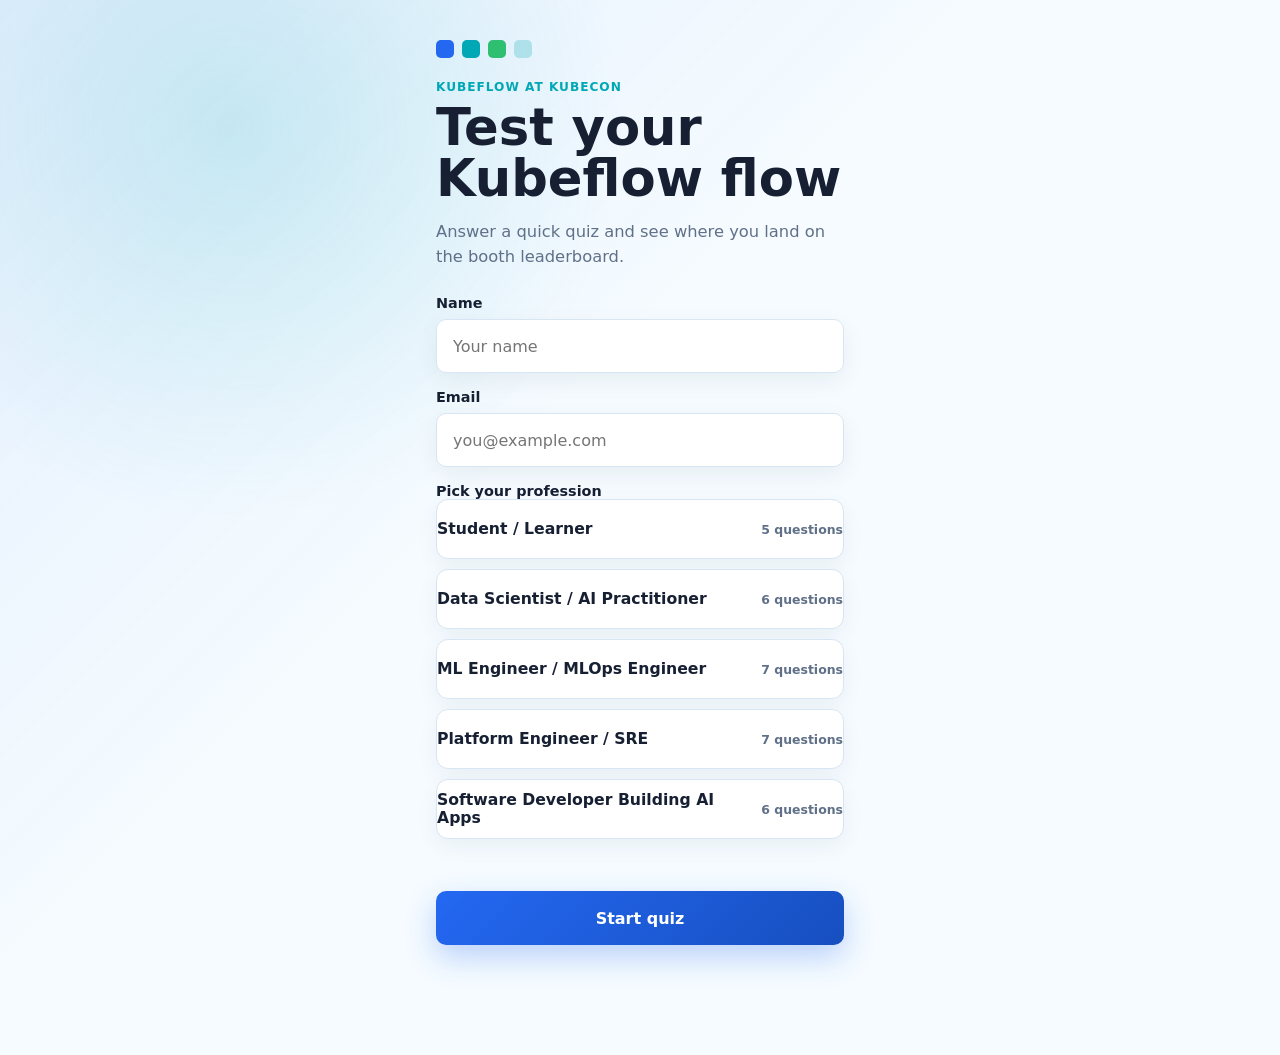
<file: index.html>
<!doctype html>
<html lang="en">
  <head>
    <meta charset="utf-8">
    <meta name="viewport" content="width=device-width, initial-scale=1, viewport-fit=cover">
    <title>Test your Kubeflow flow</title>
    <link rel="stylesheet" href="styles.css">
  </head>
  <body>
    <main class="app-shell">
      <!-- 1. Start screen -->
      <section id="startScreen" class="screen start-screen" aria-labelledby="startTitle">
        <div class="brand-mark" aria-hidden="true">
          <span></span>
          <span></span>
          <span></span>
        </div>
        <p class="eyebrow">Kubeflow at KubeCon</p>
        <h1 id="startTitle">Test your Kubeflow flow</h1>
        <p class="intro">Answer a quick quiz and see where you land on the booth leaderboard.</p>

        <form id="startForm" class="start-form" novalidate>
          <div class="field">
            <label for="nameInput">Name</label>
            <input id="nameInput" type="text" autocomplete="name" placeholder="Your name" required>
          </div>

          <div class="field">
            <label for="emailInput">Email</label>
            <input id="emailInput" type="email" inputmode="email" autocomplete="email" placeholder="you@example.com" required>
          </div>

          <fieldset class="field profession-field">
            <legend>Pick your profession</legend>
            <div id="professionGroup" class="profession-group"></div>
          </fieldset>

          <p id="startError" class="form-error" role="alert"></p>
          <button class="primary-button" type="submit">Start quiz</button>
        </form>
      </section>

      <!-- 2. Quiz screen -->
      <section id="quizScreen" class="screen quiz-screen is-hidden" aria-labelledby="questionPrompt">
        <header class="quiz-header">
          <span id="professionPill" class="pill pill-teal"></span>
          <div class="quiz-meters">
            <span id="progressLabel" class="meter">Question 1 of 5</span>
            <span id="timerLabel" class="meter meter-time" aria-live="off">0:00</span>
            <span id="correctLabel" class="meter meter-correct">0 correct</span>
          </div>
          <div class="progress-track" aria-hidden="true">
            <span id="progressBar" class="progress-fill"></span>
          </div>
        </header>

        <h2 id="questionPrompt" class="question-prompt"></h2>
        <ul id="optionsList" class="options-list" aria-label="Answer options"></ul>

        <div class="sticky-actions">
          <button id="nextButton" class="primary-button" type="button" disabled>Next</button>
        </div>
      </section>

      <!-- 3. Result screen -->
      <section id="resultScreen" class="screen result-screen is-hidden" aria-labelledby="resultTitle">
        <p class="eyebrow">Quiz complete</p>
        <h2 id="resultTitle">Nice work!</h2>

        <div class="score-hero">
          <span class="score-hero-label">Your score</span>
          <span id="resultScore" class="score-hero-value">0</span>
        </div>

        <div class="result-stats">
          <div class="stat-card">
            <span class="stat-label">Correct</span>
            <span id="resultCorrect" class="stat-value">0 / 0</span>
          </div>
          <div class="stat-card">
            <span class="stat-label">Time</span>
            <span id="resultTime" class="stat-value">0:00</span>
          </div>
          <div class="stat-card stat-card-wide">
            <span class="stat-label">Profession</span>
            <span id="resultProfession" class="stat-value"></span>
          </div>
        </div>

        <div class="summary-card">
          <p class="summary-title">What you just learned</p>
          <p id="resultSummary" class="summary-copy"></p>
        </div>

        <p id="resultNote" class="result-note is-hidden" role="alert"></p>

        <div class="stacked-actions">
          <button id="viewLeaderboardButton" class="primary-button" type="button">View leaderboard</button>
          <button id="tryAgainButton" class="secondary-button" type="button">Try again</button>
        </div>
      </section>

      <!-- 4. Leaderboard screen -->
      <section id="leaderboardScreen" class="screen leaderboard-screen is-hidden" aria-labelledby="leaderboardTitle">
        <p class="eyebrow">Booth leaderboard</p>
        <h2 id="leaderboardTitle">Top players</h2>
        <p id="leaderboardNote" class="leaderboard-note is-hidden"></p>
        <div id="leaderboardStatus" class="leaderboard-status">Loading leaderboard…</div>
        <ol id="leaderboardList" class="leaderboard-list" aria-label="Leaderboard"></ol>

        <div class="stacked-actions">
          <button id="backToResultButton" class="secondary-button is-hidden" type="button">Back to result</button>
          <button id="playAgainButton" class="primary-button" type="button">Play again</button>
        </div>
      </section>
    </main>

    <script type="module" src="app.js"></script>
  </body>
</html>
</file>
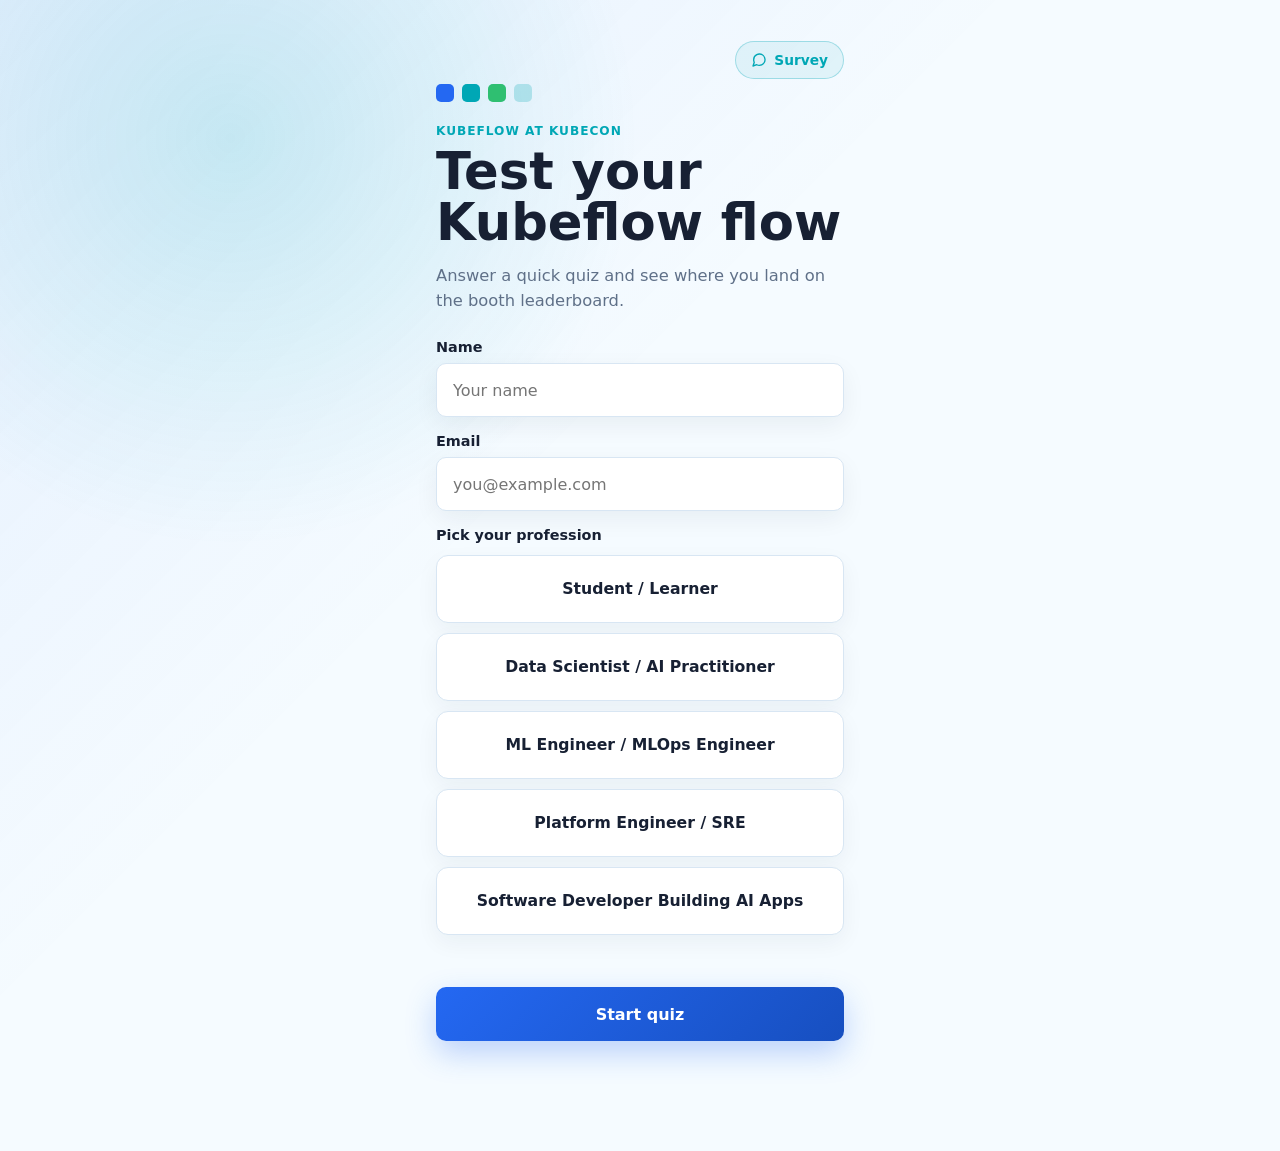
<file: public/index.html>
<!doctype html>
<html lang="en">
  <head>
    <meta charset="utf-8">
    <meta name="viewport" content="width=device-width, initial-scale=1, viewport-fit=cover">
    <title>Test your Kubeflow flow</title>
    <link rel="stylesheet" href="styles.css">
  </head>
  <body>
    <main class="app-shell">
      <header class="app-topbar">
        <button id="feedbackChip" class="feedback-chip is-hidden" type="button" aria-label="Take our survey">
          <svg viewBox="0 0 24 24" fill="none" stroke="currentColor" stroke-width="2" stroke-linecap="round" stroke-linejoin="round" aria-hidden="true">
            <path d="M21 11.5a8.38 8.38 0 0 1-.9 3.8 8.5 8.5 0 0 1-7.6 4.7 8.38 8.38 0 0 1-3.8-.9L3 21l1.9-5.7a8.38 8.38 0 0 1-.9-3.8 8.5 8.5 0 0 1 4.7-7.6 8.38 8.38 0 0 1 3.8-.9h.5a8.48 8.48 0 0 1 8 8v.5z"/>
          </svg>
          Survey
        </button>
      </header>

      <!-- 1. Start screen -->
      <section id="startScreen" class="screen start-screen" aria-labelledby="startTitle">
        <div class="brand-mark" aria-hidden="true">
          <span></span>
          <span></span>
          <span></span>
        </div>
        <p class="eyebrow">Kubeflow at KubeCon</p>
        <h1 id="startTitle">Test your Kubeflow flow</h1>
        <p class="intro">Answer a quick quiz and see where you land on the booth leaderboard.</p>

        <form id="startForm" class="start-form" novalidate>
          <div class="field">
            <label for="nameInput">Name</label>
            <input id="nameInput" type="text" autocomplete="name" placeholder="Your name" required>
          </div>

          <div class="field">
            <label for="emailInput">Email</label>
            <input id="emailInput" type="email" inputmode="email" autocomplete="email" placeholder="you@example.com" required>
          </div>

          <fieldset class="field profession-field">
            <legend>Pick your profession</legend>
            <div id="professionGroup" class="profession-group"></div>
          </fieldset>

          <p id="startError" class="form-error" role="alert"></p>
          <button class="primary-button" type="submit">Start quiz</button>
        </form>
      </section>

      <!-- 2. Quiz screen -->
      <section id="quizScreen" class="screen quiz-screen is-hidden" aria-labelledby="questionPrompt">
        <header class="quiz-header">
          <span id="professionPill" class="pill pill-teal"></span>
          <div class="quiz-meters">
            <span id="progressLabel" class="meter">Question 1 of 5</span>
            <span id="timerLabel" class="meter meter-time" aria-live="off">0:00</span>
            <span id="correctLabel" class="meter meter-correct">0 correct</span>
          </div>
          <div class="progress-track" aria-hidden="true">
            <span id="progressBar" class="progress-fill"></span>
          </div>
        </header>

        <h2 id="questionPrompt" class="question-prompt"></h2>
        <ul id="optionsList" class="options-list" aria-label="Answer options"></ul>

        <div class="sticky-actions">
          <button id="nextButton" class="primary-button" type="button" disabled>Next</button>
        </div>
      </section>

      <!-- 3. Result screen -->
      <section id="resultScreen" class="screen result-screen is-hidden" aria-labelledby="resultTitle">
        <p class="eyebrow">Quiz complete</p>
        <h2 id="resultTitle">Nice work!</h2>

        <div class="score-hero">
          <span class="score-hero-label">Your score</span>
          <span id="resultScore" class="score-hero-value">0</span>
        </div>

        <div class="result-stats">
          <div class="stat-card">
            <span class="stat-label">Correct</span>
            <span id="resultCorrect" class="stat-value">0 / 0</span>
          </div>
          <div class="stat-card">
            <span class="stat-label">Time</span>
            <span id="resultTime" class="stat-value">0:00</span>
          </div>
          <div class="stat-card stat-card-wide">
            <span class="stat-label">Profession</span>
            <span id="resultProfession" class="stat-value"></span>
          </div>
        </div>

        <div class="summary-card">
          <p class="summary-title">What you just learned</p>
          <p id="resultSummary" class="summary-copy"></p>
        </div>

        <p id="resultNote" class="result-note is-hidden" role="alert"></p>

        <div class="stacked-actions">
          <button id="viewLeaderboardButton" class="primary-button" type="button">View leaderboard</button>
          <button id="tryAgainButton" class="secondary-button" type="button">Try again</button>
        </div>
      </section>

      <!-- 4. Leaderboard screen -->
      <section id="leaderboardScreen" class="screen leaderboard-screen is-hidden" aria-labelledby="leaderboardTitle">
        <p class="eyebrow">Booth leaderboard</p>
        <h2 id="leaderboardTitle">Top players</h2>
        <p id="leaderboardNote" class="leaderboard-note is-hidden"></p>
        <div id="leaderboardStatus" class="leaderboard-status">Loading leaderboard…</div>
        <ol id="leaderboardList" class="leaderboard-list" aria-label="Leaderboard"></ol>

        <div class="stacked-actions">
          <button id="backToResultButton" class="secondary-button is-hidden" type="button">Back to result</button>
          <button id="playAgainButton" class="primary-button" type="button">Play again</button>
        </div>
      </section>
    </main>

    <script type="module" src="app.js"></script>
  </body>
</html>
</file>
<file: styles.css>
:root {
  --background: #f5fbff;
  --surface: #ffffff;
  --text: #172033;
  --muted: #5f7088;
  --primary: #2468f2;
  --teal: #00a7b5;
  --success: #2fbf71;
  --warning: #f7b731;
  --border: #d8e6f3;
  --soft-blue: #e8f2ff;
  --shadow: 0 18px 48px rgba(23, 32, 51, 0.12);
}

* {
  box-sizing: border-box;
}

html {
  min-height: 100%;
  background: var(--background);
}

body {
  min-height: 100vh;
  margin: 0;
  color: var(--text);
  font-family: Inter, ui-sans-serif, system-ui, -apple-system, BlinkMacSystemFont, "Segoe UI", sans-serif;
  background:
    radial-gradient(circle at 18% 12%, rgba(0, 167, 181, 0.16), transparent 28%),
    linear-gradient(135deg, rgba(36, 104, 242, 0.08), transparent 42%),
    var(--background);
}

body::before {
  position: fixed;
  inset: 0;
  z-index: -1;
  content: "";
  background-image:
    linear-gradient(rgba(36, 104, 242, 0.08) 1px, transparent 1px),
    linear-gradient(90deg, rgba(36, 104, 242, 0.08) 1px, transparent 1px);
  background-size: 38px 38px;
  mask-image: linear-gradient(to bottom, rgba(0, 0, 0, 0.8), transparent 80%);
}

button,
input {
  font: inherit;
}

button {
  min-height: 48px;
  border: 0;
  cursor: pointer;
}

.app-shell {
  width: min(100%, 440px);
  min-height: 100vh;
  margin: 0 auto;
  padding: 20px 16px 110px;
}

.screen {
  position: relative;
}

.is-hidden {
  display: none !important;
}

/* Shared text ----------------------------------------------------------- */
.eyebrow {
  margin: 0 0 8px;
  color: var(--teal);
  font-size: 0.76rem;
  font-weight: 800;
  letter-spacing: 0.08em;
  text-transform: uppercase;
}

h1,
h2 {
  margin: 0;
  letter-spacing: 0;
}

h1 {
  font-size: clamp(2.2rem, 11vw, 3.2rem);
  line-height: 1;
}

h2 {
  font-size: 1.5rem;
  line-height: 1.12;
}

.intro {
  margin: 16px 0 26px;
  color: var(--muted);
  font-size: 1.02rem;
  line-height: 1.5;
}

.brand-mark {
  display: grid;
  grid-template-columns: repeat(3, 18px);
  gap: 8px;
  margin-bottom: 22px;
}

.brand-mark span {
  width: 18px;
  height: 18px;
  border-radius: 5px;
  background: var(--primary);
  box-shadow: 26px 0 0 rgba(0, 167, 181, 0.24);
}

.brand-mark span:nth-child(2) {
  background: var(--teal);
}

.brand-mark span:nth-child(3) {
  background: var(--success);
}

/* Buttons --------------------------------------------------------------- */
.primary-button,
.secondary-button {
  width: 100%;
  min-height: 54px;
  border-radius: 10px;
  font-weight: 800;
}

.primary-button {
  color: #ffffff;
  background: linear-gradient(135deg, var(--primary), #174fc0);
  box-shadow: 0 12px 30px rgba(36, 104, 242, 0.28);
}

.primary-button:disabled {
  color: rgba(255, 255, 255, 0.85);
  background: #b6c6e6;
  box-shadow: none;
  cursor: not-allowed;
}

.secondary-button {
  border: 1px solid var(--border);
  color: var(--primary);
  background: var(--surface);
}

.stacked-actions {
  display: grid;
  gap: 10px;
  margin-top: 22px;
}

/* Start screen ---------------------------------------------------------- */
.start-form {
  display: grid;
  gap: 16px;
}

.field {
  display: grid;
  gap: 8px;
  margin: 0;
  padding: 0;
  border: 0;
}

.field label,
.field legend {
  padding: 0;
  color: var(--text);
  font-size: 0.9rem;
  font-weight: 750;
}

.field input {
  width: 100%;
  min-height: 54px;
  padding: 0 16px;
  border: 1px solid var(--border);
  border-radius: 10px;
  color: var(--text);
  background: var(--surface);
  box-shadow: 0 8px 24px rgba(23, 32, 51, 0.06);
  outline: none;
}

.field input:focus {
  border-color: var(--primary);
  box-shadow: 0 0 0 4px rgba(36, 104, 242, 0.14);
}

.profession-group {
  display: grid;
  gap: 10px;
}

.profession-option {
  position: relative;
  display: flex;
  align-items: center;
  justify-content: space-between;
  gap: 12px;
  min-height: 60px;
  padding: 12px 16px;
  border: 1px solid var(--border);
  border-radius: 12px;
  background: var(--surface);
  box-shadow: 0 8px 22px rgba(23, 32, 51, 0.05);
  cursor: pointer;
}

.profession-option input {
  position: absolute;
  opacity: 0;
  pointer-events: none;
}

.profession-text {
  font-size: 0.98rem;
  font-weight: 700;
  line-height: 1.2;
}

.profession-count {
  flex: 0 0 auto;
  color: var(--muted);
  font-size: 0.78rem;
  font-weight: 700;
}

.profession-option:has(input:checked) {
  border-color: var(--primary);
  background: var(--soft-blue);
  box-shadow: 0 0 0 3px rgba(36, 104, 242, 0.16), 0 10px 26px rgba(23, 32, 51, 0.1);
}

.profession-option:has(input:checked) .profession-count {
  color: var(--primary);
}

.profession-option:has(input:focus-visible) {
  outline: 3px solid rgba(36, 104, 242, 0.4);
  outline-offset: 2px;
}

.form-error {
  min-height: 20px;
  margin: 0;
  color: #ba3f3f;
  font-size: 0.88rem;
  font-weight: 650;
}

/* Pills ----------------------------------------------------------------- */
.pill {
  display: inline-flex;
  align-items: center;
  min-height: 30px;
  padding: 6px 12px;
  border-radius: 999px;
  font-size: 0.82rem;
  font-weight: 800;
  line-height: 1.2;
}

.pill-teal {
  color: var(--teal);
  background: rgba(0, 167, 181, 0.1);
  border: 1px solid rgba(0, 167, 181, 0.22);
}

/* Quiz screen ----------------------------------------------------------- */
.quiz-header {
  display: grid;
  gap: 12px;
  padding-top: 4px;
}

.quiz-meters {
  display: flex;
  flex-wrap: wrap;
  align-items: center;
  gap: 8px;
}

.meter {
  flex: 0 0 auto;
  min-height: 32px;
  display: inline-flex;
  align-items: center;
  padding: 6px 11px;
  border-radius: 999px;
  border: 1px solid var(--border);
  color: var(--muted);
  background: var(--surface);
  font-size: 0.82rem;
  font-weight: 750;
}

.meter-time {
  margin-left: auto;
  color: var(--primary);
  border-color: rgba(36, 104, 242, 0.25);
  background: var(--soft-blue);
  font-variant-numeric: tabular-nums;
}

.meter-correct {
  color: var(--success);
  border-color: rgba(47, 191, 113, 0.3);
  background: rgba(47, 191, 113, 0.1);
}

.progress-track {
  height: 8px;
  border-radius: 999px;
  background: rgba(36, 104, 242, 0.12);
  overflow: hidden;
}

.progress-fill {
  display: block;
  height: 100%;
  width: 0;
  border-radius: 999px;
  background: linear-gradient(90deg, var(--primary), var(--teal));
  transition: width 0.25s ease;
}

.question-prompt {
  margin: 22px 0 18px;
  font-size: 1.32rem;
  line-height: 1.25;
}

.options-list {
  display: grid;
  gap: 12px;
  margin: 0;
  padding: 0;
  list-style: none;
}

.option-button {
  width: 100%;
  min-height: 60px;
  padding: 14px 16px;
  border: 1px solid var(--border);
  border-radius: 12px;
  color: var(--text);
  text-align: left;
  background: var(--surface);
  box-shadow: 0 8px 22px rgba(23, 32, 51, 0.06);
  font-size: 1rem;
  font-weight: 650;
  line-height: 1.3;
}

.option-button.is-selected {
  border-color: var(--primary);
  background: var(--soft-blue);
  box-shadow: 0 0 0 3px rgba(36, 104, 242, 0.18), 0 10px 26px rgba(23, 32, 51, 0.1);
}

.option-button:focus-visible {
  outline: 3px solid rgba(36, 104, 242, 0.4);
  outline-offset: 2px;
}

.sticky-actions {
  position: fixed;
  right: max(16px, calc((100vw - 440px) / 2 + 16px));
  bottom: 0;
  left: max(16px, calc((100vw - 440px) / 2 + 16px));
  padding: 12px 0 calc(16px + env(safe-area-inset-bottom, 0px));
  background: linear-gradient(to top, var(--background) 78%, rgba(245, 251, 255, 0));
}

/* Result screen --------------------------------------------------------- */
.score-hero {
  display: grid;
  gap: 4px;
  margin: 22px 0 18px;
  padding: 22px;
  border-radius: 16px;
  color: #ffffff;
  text-align: center;
  background: linear-gradient(135deg, var(--primary), var(--teal));
  box-shadow: 0 16px 40px rgba(36, 104, 242, 0.28);
}

.score-hero-label {
  font-size: 0.82rem;
  font-weight: 750;
  letter-spacing: 0.06em;
  text-transform: uppercase;
  opacity: 0.9;
}

.score-hero-value {
  font-size: 3.4rem;
  font-weight: 850;
  line-height: 1;
  font-variant-numeric: tabular-nums;
}

.result-stats {
  display: grid;
  grid-template-columns: 1fr 1fr;
  gap: 10px;
}

.stat-card {
  display: grid;
  gap: 4px;
  padding: 14px;
  border: 1px solid var(--border);
  border-radius: 12px;
  background: var(--surface);
  box-shadow: 0 8px 22px rgba(23, 32, 51, 0.05);
}

.stat-card-wide {
  grid-column: 1 / -1;
}

.stat-label {
  color: var(--muted);
  font-size: 0.76rem;
  font-weight: 750;
  letter-spacing: 0.04em;
  text-transform: uppercase;
}

.stat-value {
  font-size: 1.15rem;
  font-weight: 800;
  line-height: 1.2;
}

.summary-card {
  margin-top: 16px;
  padding: 16px;
  border: 1px solid var(--border);
  border-left: 4px solid var(--teal);
  border-radius: 12px;
  background: var(--surface);
}

.summary-title {
  margin: 0 0 8px;
  color: var(--teal);
  font-size: 0.82rem;
  font-weight: 800;
  letter-spacing: 0.04em;
  text-transform: uppercase;
}

.summary-copy {
  margin: 0;
  color: var(--text);
  font-size: 0.97rem;
  line-height: 1.5;
}

.result-note,
.leaderboard-note {
  margin: 16px 0 0;
  padding: 12px 14px;
  border-radius: 10px;
  font-size: 0.9rem;
  line-height: 1.4;
}

.result-note.is-warning,
.leaderboard-note {
  color: #7a5108;
  background: rgba(247, 183, 49, 0.15);
  border: 1px solid rgba(247, 183, 49, 0.42);
}

/* Leaderboard screen ---------------------------------------------------- */
.leaderboard-note {
  margin: 0 0 16px;
}

.leaderboard-status {
  margin: 8px 0 16px;
  color: var(--muted);
  font-size: 0.95rem;
}

.leaderboard-list {
  display: grid;
  gap: 10px;
  margin: 0;
  padding: 0;
  list-style: none;
}

.leaderboard-card {
  display: grid;
  grid-template-columns: 42px 1fr auto;
  align-items: center;
  gap: 12px;
  padding: 12px 14px;
  border: 1px solid var(--border);
  border-radius: 12px;
  background: var(--surface);
  box-shadow: 0 8px 22px rgba(23, 32, 51, 0.05);
}

.leaderboard-card.is-you {
  border-color: var(--primary);
  background: var(--soft-blue);
  box-shadow: 0 0 0 2px rgba(36, 104, 242, 0.18), 0 10px 26px rgba(23, 32, 51, 0.08);
}

.lb-rank {
  font-size: 1rem;
  font-weight: 850;
  color: var(--primary);
  font-variant-numeric: tabular-nums;
}

.lb-main {
  display: grid;
  gap: 3px;
  min-width: 0;
}

.lb-name {
  font-size: 1rem;
  font-weight: 800;
  line-height: 1.2;
  overflow: hidden;
  text-overflow: ellipsis;
  white-space: nowrap;
}

.lb-profession {
  color: var(--muted);
  font-size: 0.8rem;
  font-weight: 650;
  line-height: 1.2;
  overflow: hidden;
  text-overflow: ellipsis;
  white-space: nowrap;
}

.lb-stats {
  display: grid;
  gap: 3px;
  justify-items: end;
  text-align: right;
}

.lb-score {
  font-size: 1.02rem;
  font-weight: 850;
  color: var(--text);
  font-variant-numeric: tabular-nums;
}

.lb-detail {
  color: var(--muted);
  font-size: 0.78rem;
  font-weight: 700;
  font-variant-numeric: tabular-nums;
}

@media (min-width: 720px) {
  .app-shell {
    padding-top: 40px;
  }
}

@media (prefers-reduced-motion: reduce) {
  *,
  *::before,
  *::after {
    scroll-behavior: auto !important;
    animation-duration: 0.01ms !important;
    animation-iteration-count: 1 !important;
    transition-duration: 0.01ms !important;
  }
}
</file>
<file: public/styles.css>
:root {
  --background: #f5fbff;
  --surface: #ffffff;
  --text: #172033;
  --muted: #5f7088;
  --primary: #2468f2;
  --teal: #00a7b5;
  --success: #2fbf71;
  --warning: #f7b731;
  --border: #d8e6f3;
  --soft-blue: #e8f2ff;
  --shadow: 0 18px 48px rgba(23, 32, 51, 0.12);
}

* {
  box-sizing: border-box;
}

html {
  min-height: 100%;
  background: var(--background);
}

body {
  min-height: 100vh;
  margin: 0;
  color: var(--text);
  font-family: Inter, ui-sans-serif, system-ui, -apple-system, BlinkMacSystemFont, "Segoe UI", sans-serif;
  background:
    radial-gradient(circle at 18% 12%, rgba(0, 167, 181, 0.16), transparent 28%),
    linear-gradient(135deg, rgba(36, 104, 242, 0.08), transparent 42%),
    var(--background);
}

body::before {
  position: fixed;
  inset: 0;
  z-index: -1;
  content: "";
  background-image:
    linear-gradient(rgba(36, 104, 242, 0.08) 1px, transparent 1px),
    linear-gradient(90deg, rgba(36, 104, 242, 0.08) 1px, transparent 1px);
  background-size: 38px 38px;
  mask-image: linear-gradient(to bottom, rgba(0, 0, 0, 0.8), transparent 80%);
}

button,
input {
  font: inherit;
}

button {
  min-height: 48px;
  border: 0;
  cursor: pointer;
}

.app-shell {
  width: min(100%, 440px);
  min-height: 100vh;
  margin: 0 auto;
  padding: 20px 16px 110px;
}

.screen {
  position: relative;
}

.is-hidden {
  display: none !important;
}

/* Shared text ----------------------------------------------------------- */
.eyebrow {
  margin: 0 0 8px;
  color: var(--teal);
  font-size: 0.76rem;
  font-weight: 800;
  letter-spacing: 0.08em;
  text-transform: uppercase;
}

h1,
h2 {
  margin: 0;
  letter-spacing: 0;
}

h1 {
  font-size: clamp(2.2rem, 11vw, 3.2rem);
  line-height: 1;
}

h2 {
  font-size: 1.5rem;
  line-height: 1.12;
}

.intro {
  margin: 16px 0 26px;
  color: var(--muted);
  font-size: 1.02rem;
  line-height: 1.5;
}

.brand-mark {
  display: grid;
  grid-template-columns: repeat(3, 18px);
  gap: 8px;
  margin-bottom: 22px;
}

.brand-mark span {
  width: 18px;
  height: 18px;
  border-radius: 5px;
  background: var(--primary);
  box-shadow: 26px 0 0 rgba(0, 167, 181, 0.24);
}

.brand-mark span:nth-child(2) {
  background: var(--teal);
}

.brand-mark span:nth-child(3) {
  background: var(--success);
}

/* Buttons --------------------------------------------------------------- */
.primary-button,
.secondary-button {
  width: 100%;
  min-height: 54px;
  border-radius: 10px;
  font-weight: 800;
}

.primary-button {
  color: #ffffff;
  background: linear-gradient(135deg, var(--primary), #174fc0);
  box-shadow: 0 12px 30px rgba(36, 104, 242, 0.28);
}

.primary-button:disabled {
  color: rgba(255, 255, 255, 0.85);
  background: #b6c6e6;
  box-shadow: none;
  cursor: not-allowed;
}

.secondary-button {
  border: 1px solid var(--border);
  color: var(--primary);
  background: var(--surface);
}

.stacked-actions {
  display: grid;
  gap: 10px;
  margin-top: 22px;
}

.app-topbar {
  display: flex;
  align-items: center;
  justify-content: flex-end;
  min-height: 40px;
  margin-bottom: 4px;
}

.feedback-chip {
  display: inline-flex;
  align-items: center;
  gap: 7px;
  min-height: 38px;
  padding: 8px 15px;
  border: 1px solid rgba(0, 167, 181, 0.3);
  border-radius: 999px;
  color: var(--teal);
  background: rgba(0, 167, 181, 0.08);
  font-size: 0.86rem;
  font-weight: 800;
}

.feedback-chip svg {
  width: 16px;
  height: 16px;
}

/* Start screen ---------------------------------------------------------- */
.start-form {
  display: grid;
  gap: 16px;
}

.field {
  display: grid;
  gap: 8px;
  margin: 0;
  padding: 0;
  border: 0;
}

.field label,
.field legend {
  padding: 0;
  color: var(--text);
  font-size: 0.9rem;
  font-weight: 750;
}

.field input {
  width: 100%;
  min-height: 54px;
  padding: 0 16px;
  border: 1px solid var(--border);
  border-radius: 10px;
  color: var(--text);
  background: var(--surface);
  box-shadow: 0 8px 24px rgba(23, 32, 51, 0.06);
  outline: none;
}

.field input:focus {
  border-color: var(--primary);
  box-shadow: 0 0 0 4px rgba(36, 104, 242, 0.14);
}

.profession-group {
  display: grid;
  gap: 10px;
  margin-top: 12px;
}

.profession-option {
  position: relative;
  display: flex;
  align-items: center;
  justify-content: center;
  gap: 14px;
  min-height: 68px;
  padding: 18px 24px;
  border: 1px solid var(--border);
  border-radius: 12px;
  background: var(--surface);
  box-shadow: 0 8px 22px rgba(23, 32, 51, 0.05);
  cursor: pointer;
}

.profession-option input {
  position: absolute;
  opacity: 0;
  pointer-events: none;
}

.profession-text {
  font-size: 0.98rem;
  font-weight: 700;
  line-height: 1.2;
  text-align: center;
}

.profession-option:has(input:checked) {
  border-color: var(--primary);
  background: var(--soft-blue);
  box-shadow: 0 0 0 3px rgba(36, 104, 242, 0.16), 0 10px 26px rgba(23, 32, 51, 0.1);
}

.profession-option:has(input:focus-visible) {
  outline: 3px solid rgba(36, 104, 242, 0.4);
  outline-offset: 2px;
}

.form-error {
  min-height: 20px;
  margin: 0;
  color: #ba3f3f;
  font-size: 0.88rem;
  font-weight: 650;
}

/* Pills ----------------------------------------------------------------- */
.pill {
  display: inline-flex;
  align-items: center;
  min-height: 30px;
  padding: 6px 12px;
  border-radius: 999px;
  font-size: 0.82rem;
  font-weight: 800;
  line-height: 1.2;
}

.pill-teal {
  color: var(--teal);
  background: rgba(0, 167, 181, 0.1);
  border: 1px solid rgba(0, 167, 181, 0.22);
}

/* Quiz screen ----------------------------------------------------------- */
.quiz-header {
  display: grid;
  gap: 12px;
  padding-top: 4px;
}

.quiz-meters {
  display: flex;
  flex-wrap: wrap;
  align-items: center;
  gap: 8px;
}

.meter {
  flex: 0 0 auto;
  min-height: 32px;
  display: inline-flex;
  align-items: center;
  padding: 6px 11px;
  border-radius: 999px;
  border: 1px solid var(--border);
  color: var(--muted);
  background: var(--surface);
  font-size: 0.82rem;
  font-weight: 750;
}

.meter-time {
  margin-left: auto;
  color: var(--primary);
  border-color: rgba(36, 104, 242, 0.25);
  background: var(--soft-blue);
  font-variant-numeric: tabular-nums;
}

.meter-correct {
  color: var(--success);
  border-color: rgba(47, 191, 113, 0.3);
  background: rgba(47, 191, 113, 0.1);
}

.progress-track {
  height: 8px;
  border-radius: 999px;
  background: rgba(36, 104, 242, 0.12);
  overflow: hidden;
}

.progress-fill {
  display: block;
  height: 100%;
  width: 0;
  border-radius: 999px;
  background: linear-gradient(90deg, var(--primary), var(--teal));
  transition: width 0.25s ease;
}

.question-prompt {
  margin: 22px 0 18px;
  font-size: 1.32rem;
  line-height: 1.25;
}

.options-list {
  display: grid;
  gap: 12px;
  margin: 0;
  padding: 0;
  list-style: none;
}

.option-button {
  width: 100%;
  min-height: 60px;
  padding: 14px 16px;
  border: 1px solid var(--border);
  border-radius: 12px;
  color: var(--text);
  text-align: left;
  background: var(--surface);
  box-shadow: 0 8px 22px rgba(23, 32, 51, 0.06);
  font-size: 1rem;
  font-weight: 650;
  line-height: 1.3;
}

.option-button.is-selected {
  border-color: var(--primary);
  background: var(--soft-blue);
  box-shadow: 0 0 0 3px rgba(36, 104, 242, 0.18), 0 10px 26px rgba(23, 32, 51, 0.1);
}

.option-button:focus-visible {
  outline: 3px solid rgba(36, 104, 242, 0.4);
  outline-offset: 2px;
}

.sticky-actions {
  position: fixed;
  right: max(16px, calc((100vw - 440px) / 2 + 16px));
  bottom: 0;
  left: max(16px, calc((100vw - 440px) / 2 + 16px));
  padding: 12px 0 calc(16px + env(safe-area-inset-bottom, 0px));
  background: linear-gradient(to top, var(--background) 78%, rgba(245, 251, 255, 0));
}

/* Result screen --------------------------------------------------------- */
.score-hero {
  display: grid;
  gap: 4px;
  margin: 22px 0 18px;
  padding: 22px;
  border-radius: 16px;
  color: #ffffff;
  text-align: center;
  background: linear-gradient(135deg, var(--primary), var(--teal));
  box-shadow: 0 16px 40px rgba(36, 104, 242, 0.28);
}

.score-hero-label {
  font-size: 0.82rem;
  font-weight: 750;
  letter-spacing: 0.06em;
  text-transform: uppercase;
  opacity: 0.9;
}

.score-hero-value {
  font-size: 3.4rem;
  font-weight: 850;
  line-height: 1;
  font-variant-numeric: tabular-nums;
}

.result-stats {
  display: grid;
  grid-template-columns: 1fr 1fr;
  gap: 10px;
}

.stat-card {
  display: grid;
  gap: 4px;
  padding: 14px;
  border: 1px solid var(--border);
  border-radius: 12px;
  background: var(--surface);
  box-shadow: 0 8px 22px rgba(23, 32, 51, 0.05);
}

.stat-card-wide {
  grid-column: 1 / -1;
}

.stat-label {
  color: var(--muted);
  font-size: 0.76rem;
  font-weight: 750;
  letter-spacing: 0.04em;
  text-transform: uppercase;
}

.stat-value {
  font-size: 1.15rem;
  font-weight: 800;
  line-height: 1.2;
}

.summary-card {
  margin-top: 16px;
  padding: 16px;
  border: 1px solid var(--border);
  border-left: 4px solid var(--teal);
  border-radius: 12px;
  background: var(--surface);
}

.summary-title {
  margin: 0 0 8px;
  color: var(--teal);
  font-size: 0.82rem;
  font-weight: 800;
  letter-spacing: 0.04em;
  text-transform: uppercase;
}

.summary-copy {
  margin: 0;
  color: var(--text);
  font-size: 0.97rem;
  line-height: 1.5;
}

.result-note,
.leaderboard-note {
  margin: 16px 0 0;
  padding: 12px 14px;
  border-radius: 10px;
  font-size: 0.9rem;
  line-height: 1.4;
}

.result-note.is-warning,
.leaderboard-note {
  color: #7a5108;
  background: rgba(247, 183, 49, 0.15);
  border: 1px solid rgba(247, 183, 49, 0.42);
}

/* Leaderboard screen ---------------------------------------------------- */
.leaderboard-screen h2 {
  margin-bottom: 18px;
}

.leaderboard-note {
  margin: 0 0 16px;
}

.leaderboard-status {
  margin: 8px 0 16px;
  color: var(--muted);
  font-size: 0.95rem;
}

.leaderboard-list {
  display: grid;
  gap: 10px;
  margin: 0;
  padding: 0;
  list-style: none;
}

.leaderboard-card {
  display: grid;
  grid-template-columns: 42px 1fr auto;
  align-items: center;
  gap: 12px;
  padding: 12px 20px 12px 14px;
  border: 1px solid var(--border);
  border-radius: 12px;
  background: var(--surface);
  box-shadow: 0 8px 22px rgba(23, 32, 51, 0.05);
}

.leaderboard-card.is-you {
  border-color: var(--primary);
  background: var(--soft-blue);
  box-shadow: 0 0 0 2px rgba(36, 104, 242, 0.18), 0 10px 26px rgba(23, 32, 51, 0.08);
}

.lb-rank {
  font-size: 1rem;
  font-weight: 850;
  color: var(--primary);
  font-variant-numeric: tabular-nums;
}

.lb-main {
  display: grid;
  gap: 3px;
  min-width: 0;
}

.lb-name {
  font-size: 1rem;
  font-weight: 800;
  line-height: 1.2;
  overflow: hidden;
  text-overflow: ellipsis;
  white-space: nowrap;
}

.lb-profession {
  color: var(--muted);
  font-size: 0.8rem;
  font-weight: 650;
  line-height: 1.2;
  overflow: hidden;
  text-overflow: ellipsis;
  white-space: nowrap;
}

.lb-stats {
  display: grid;
  gap: 3px;
  justify-items: end;
  text-align: right;
}

.lb-score {
  font-size: 1.02rem;
  font-weight: 850;
  color: var(--text);
  font-variant-numeric: tabular-nums;
}

.lb-detail {
  color: var(--muted);
  font-size: 0.78rem;
  font-weight: 700;
  font-variant-numeric: tabular-nums;
}

@media (min-width: 720px) {
  .app-shell {
    padding-top: 40px;
  }
}

@media (prefers-reduced-motion: reduce) {
  *,
  *::before,
  *::after {
    scroll-behavior: auto !important;
    animation-duration: 0.01ms !important;
    animation-iteration-count: 1 !important;
    transition-duration: 0.01ms !important;
  }
}
</file>
